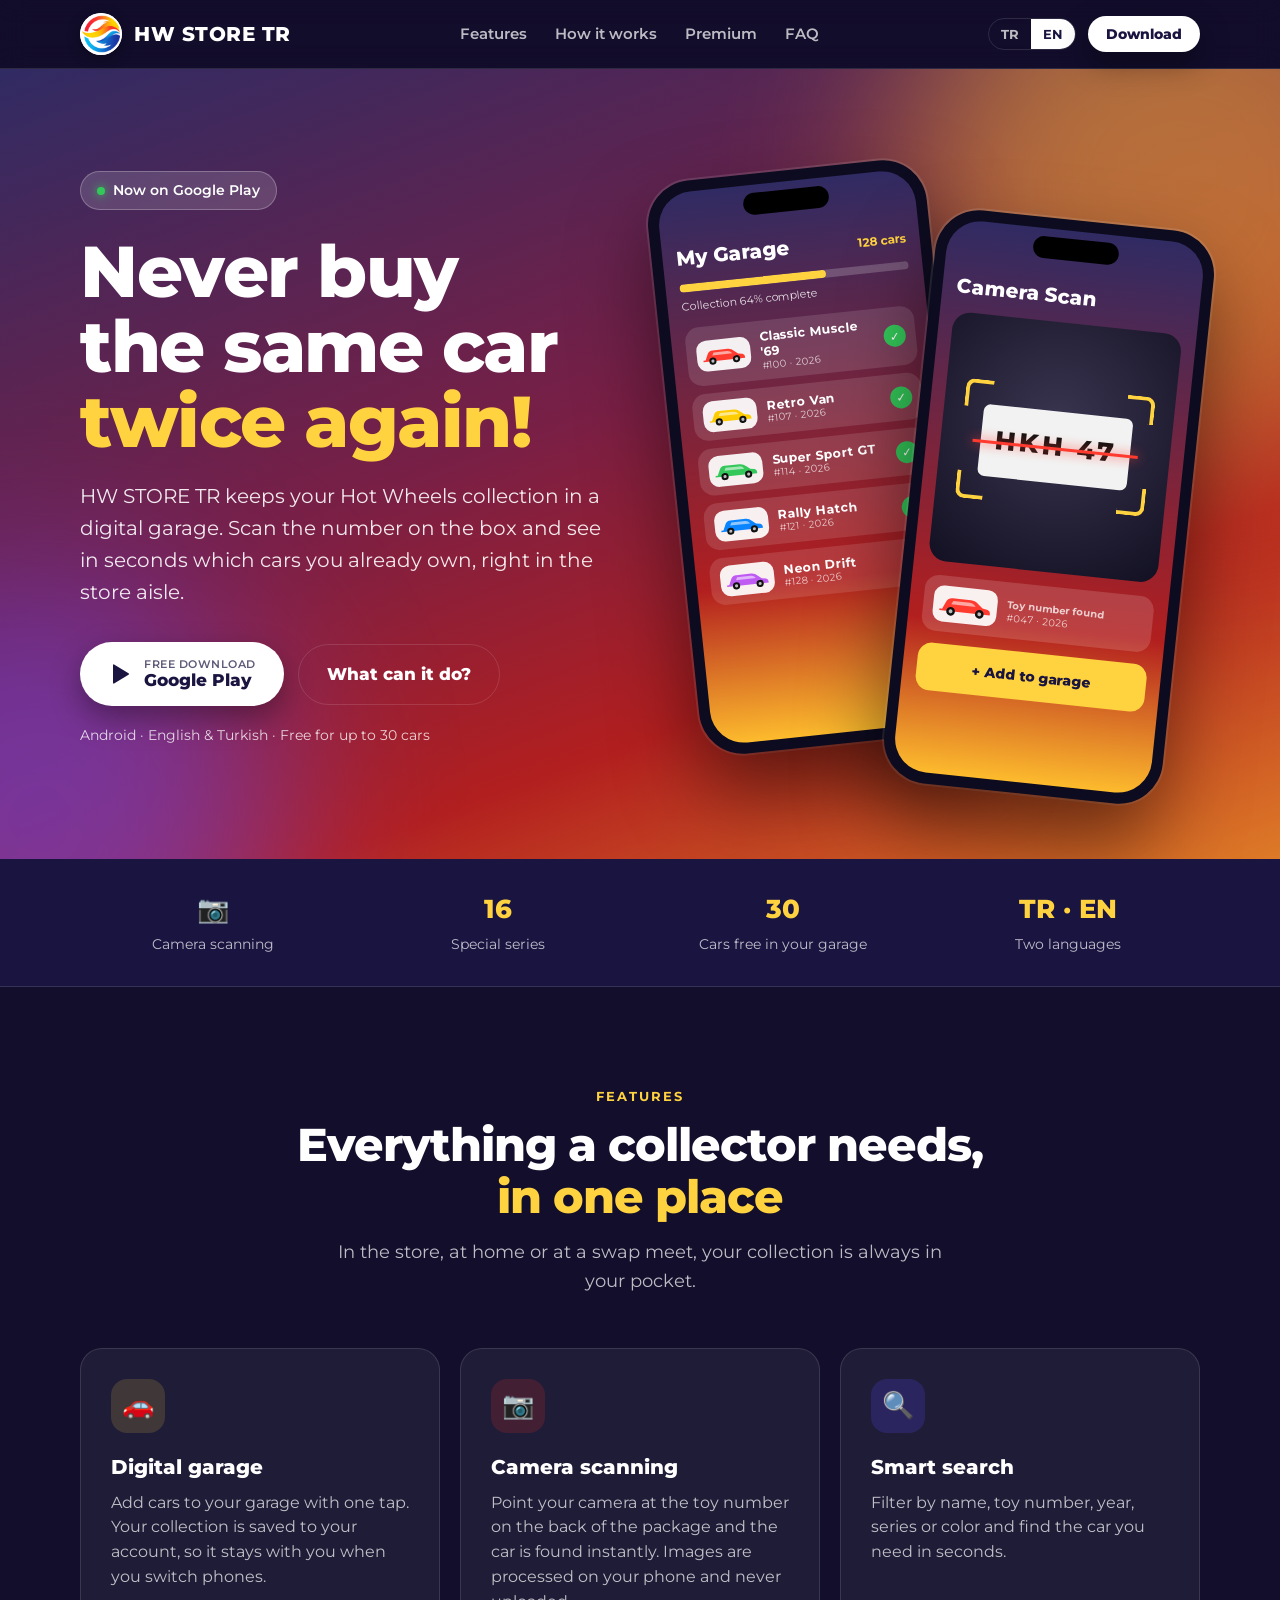
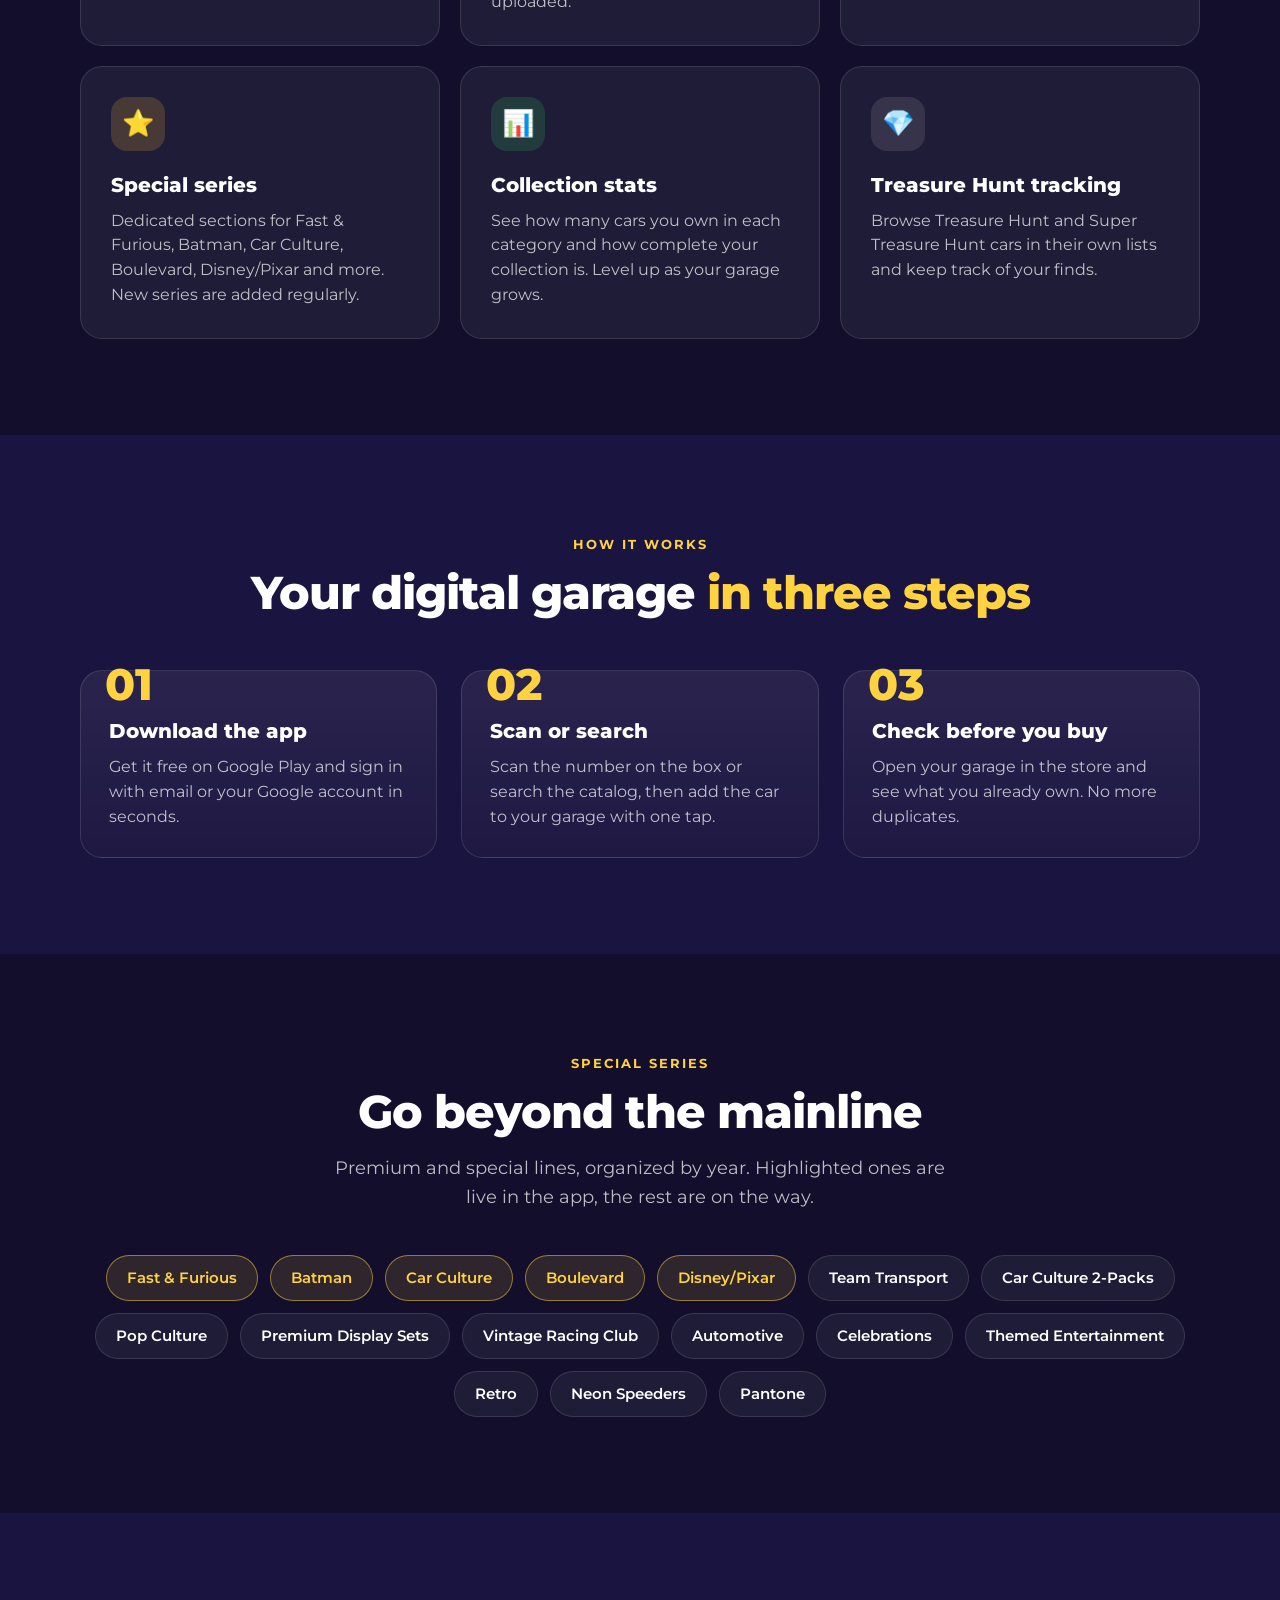
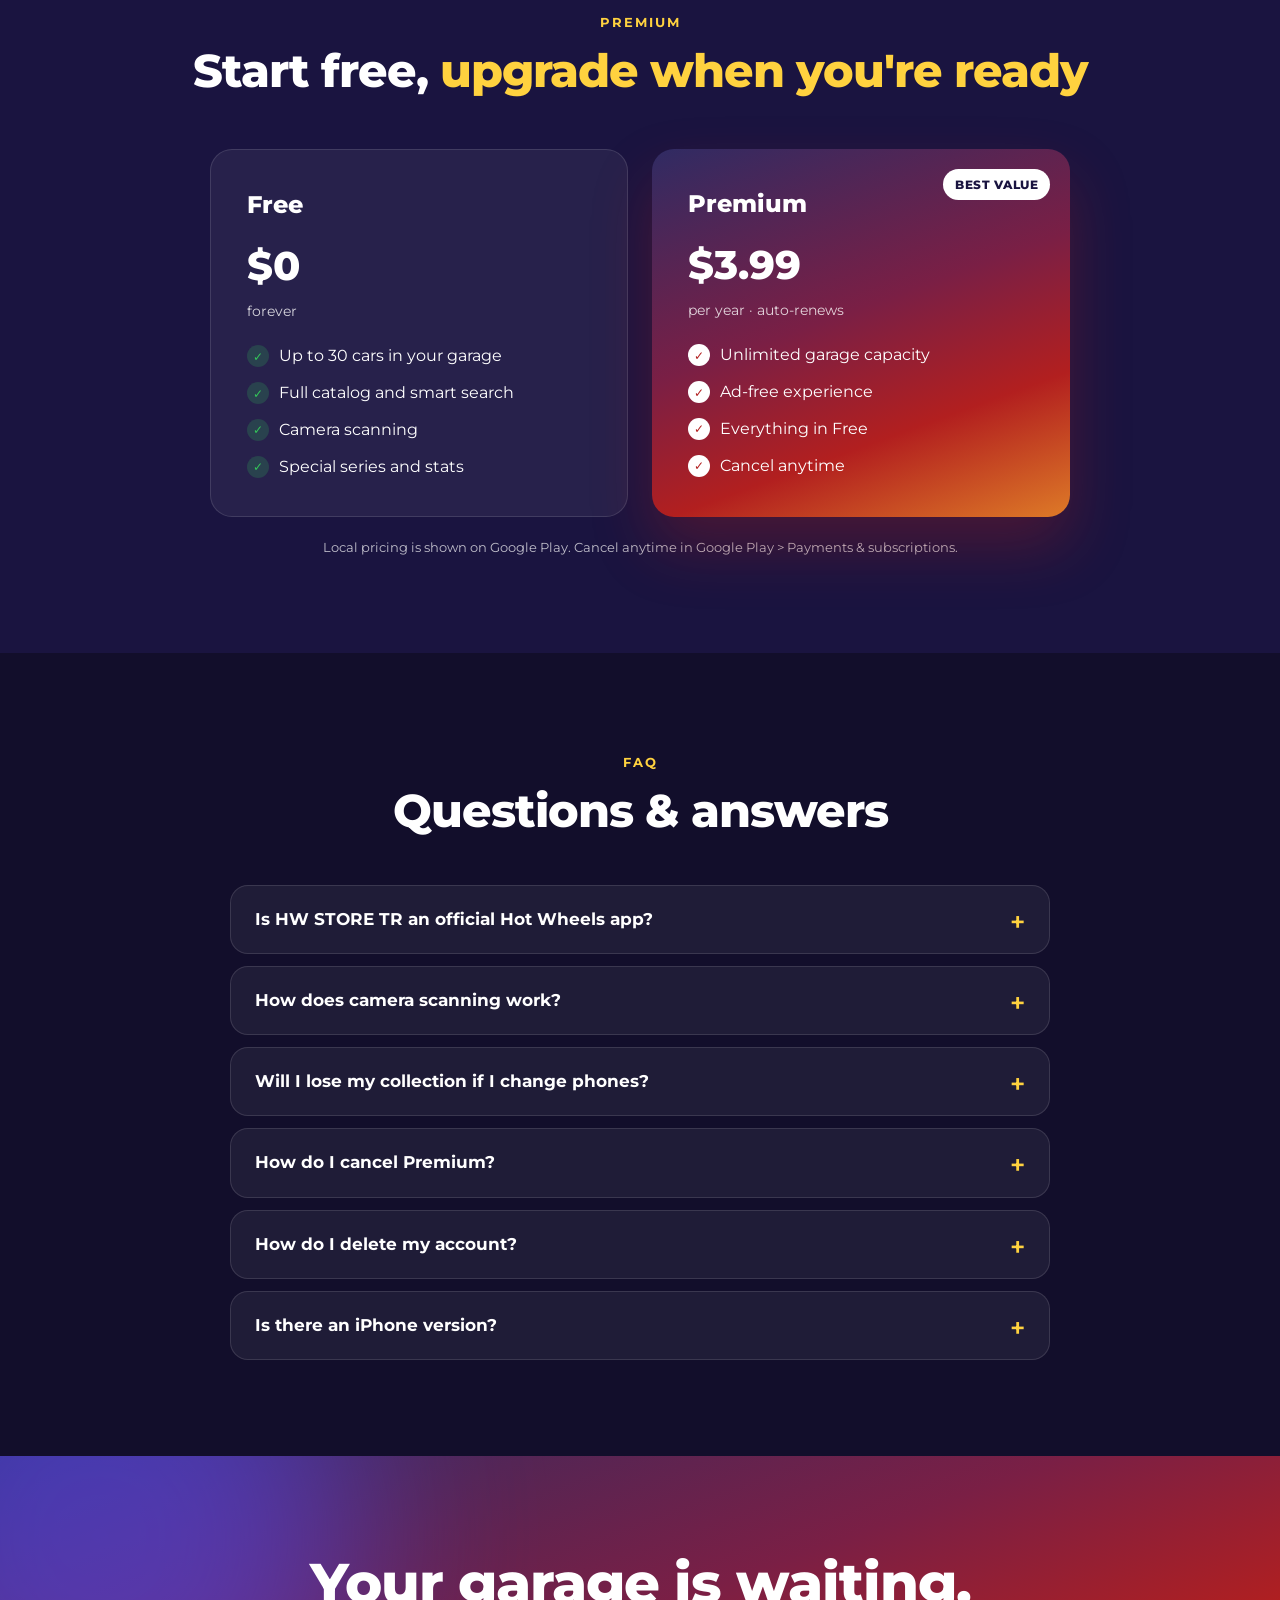
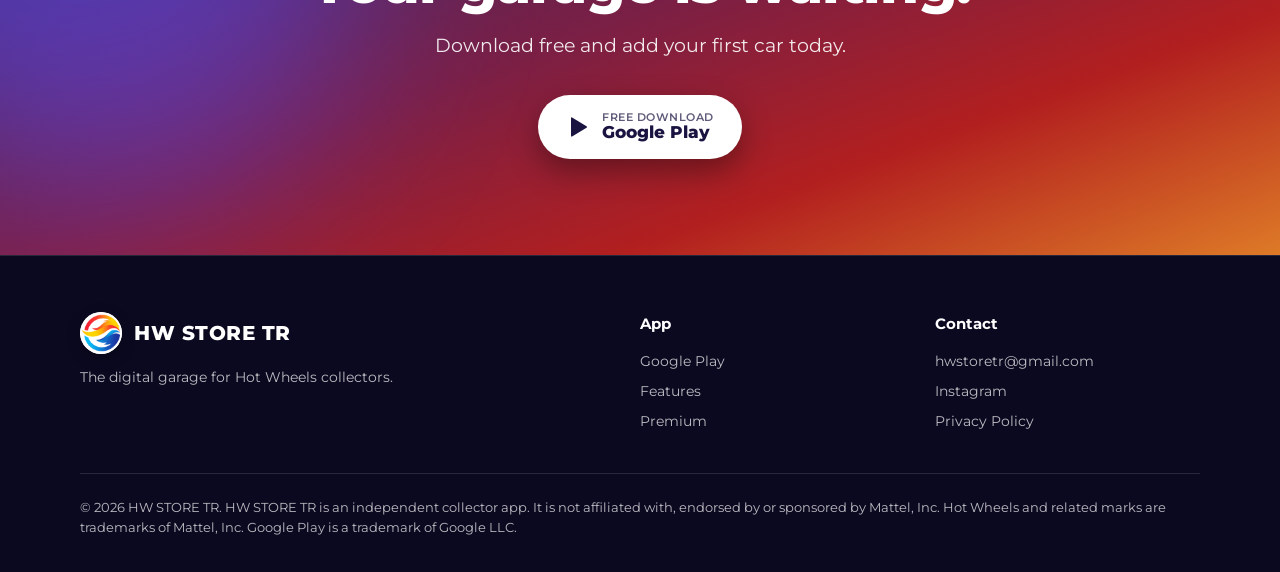
<file: index.html>
<!doctype html>
<html lang="tr">
<head>
<meta charset="utf-8">
<meta name="viewport" content="width=device-width,initial-scale=1">
<title>HW STORE TR – Hot Wheels Koleksiyon Uygulaması</title>
<meta name="title-tr" content="HW STORE TR – Hot Wheels Koleksiyon Uygulaması">
<meta name="title-en" content="HW STORE TR – Hot Wheels Collection Tracker">
<meta name="description" content="Hot Wheels koleksiyonunu dijital garajında takip et. Kutudaki numarayı kamerayla tara, özel serileri keşfet, aynı aracı iki kez alma. Track your Hot Wheels collection.">
<meta property="og:title" content="HW STORE TR – Hot Wheels Koleksiyon Uygulaması">
<meta property="og:description" content="Kutuyu tara, garajına ekle, aynı aracı iki kez alma. Google Play'de ücretsiz.">
<meta property="og:image" content="og.png">
<meta property="og:type" content="website">
<meta name="theme-color" content="#120e2b">
<link rel="icon" href="favicon.png" type="image/png">
<link rel="apple-touch-icon" href="icon-192.png">
<link rel="preconnect" href="https://fonts.googleapis.com">
<link rel="preconnect" href="https://fonts.gstatic.com" crossorigin>
<link href="https://fonts.googleapis.com/css2?family=Montserrat:wght@400;600;700;800&display=swap" rel="stylesheet">
<link rel="stylesheet" href="style.css">
</head>
<body>

<!-- araç ikonu (tekrar kullanılan) -->
<svg width="0" height="0" style="position:absolute" aria-hidden="true">
  <symbol id="car" viewBox="0 0 64 32">
    <path d="M6 22 L10 13 Q12 9 17 9 L38 9 Q43 9 47 13 L52 17 L58 18 Q61 19 61 22 L61 24 L3 24 L3 22 Z" fill="currentColor"/>
    <path d="M18 12 L37 12 Q41 12 44 16 L16 16 Z" fill="rgba(255,255,255,.55)"/>
    <circle cx="16" cy="24" r="5" fill="#111"/><circle cx="16" cy="24" r="2.2" fill="#bbb"/>
    <circle cx="49" cy="24" r="5" fill="#111"/><circle cx="49" cy="24" r="2.2" fill="#bbb"/>
  </symbol>
  <symbol id="play" viewBox="0 0 24 24"><path d="M5 3.5v17a1 1 0 0 0 1.5.86l14-8.5a1 1 0 0 0 0-1.72l-14-8.5A1 1 0 0 0 5 3.5z" fill="currentColor"/></symbol>
</svg>

<!-- ÜST MENÜ -->
<header class="nav">
  <div class="wrap">
    <a href="#" class="brand"><span class="logo"><img src="logo.png" alt="HW STORE TR logo"></span>HW STORE TR</a>
    <nav class="nav-links">
      <a href="#ozellikler"><span data-l="tr">Özellikler</span><span data-l="en">Features</span></a>
      <a href="#nasil"><span data-l="tr">Nasıl çalışır</span><span data-l="en">How it works</span></a>
      <a href="#premium">Premium</a>
      <a href="#sss"><span data-l="tr">SSS</span><span data-l="en">FAQ</span></a>
    </nav>
    <div class="nav-right">
      <div class="lang" role="group" aria-label="Dil / Language">
        <button data-set="tr">TR</button><button data-set="en">EN</button>
      </div>
      <a class="btn btn-play btn-sm" href="https://play.google.com/store/apps/details?id=com.hwstoretr&amp;referrer=utm_source%3Dwebsite%26utm_medium%3Dnav" target="_blank" rel="noopener">
        <span data-l="tr">İndir</span><span data-l="en">Download</span>
      </a>
    </div>
  </div>
</header>

<!-- GİRİŞ -->
<section class="hero" style="padding:0">
  <div class="glow" style="width:560px;height:560px;background:#fdbb2d;right:-180px;top:-160px"></div>
  <div class="glow" style="width:480px;height:480px;background:#5b4bff;left:-200px;bottom:-200px"></div>
  <div class="wrap">
    <div>
      <div class="pill"><b></b><span data-l="tr">Google Play'de yayında</span><span data-l="en">Now on Google Play</span></div>
      <h1>
        <span data-l="tr">Aynı aracı<br>bir daha <em>iki kez alma!</em></span>
        <span data-l="en">Never buy<br>the same car <em>twice again!</em></span>
      </h1>
      <p class="lead">
        <span data-l="tr">HW STORE TR ile Hot Wheels koleksiyonunu dijital garajında topla. Kutudaki numarayı kamerayla tara, rafın önünde hangi araçların sende olduğunu saniyeler içinde gör.</span>
        <span data-l="en">HW STORE TR keeps your Hot Wheels collection in a digital garage. Scan the number on the box and see in seconds which cars you already own, right in the store aisle.</span>
      </p>
      <div class="hero-cta">
        <a class="btn btn-play" href="https://play.google.com/store/apps/details?id=com.hwstoretr&amp;referrer=utm_source%3Dwebsite%26utm_medium%3Dhero" target="_blank" rel="noopener">
          <svg><use href="#play"/></svg>
          <span><small data-l="tr">Ücretsiz indir</small><small data-l="en">Free download</small>Google Play</span>
        </a>
        <a class="btn btn-ghost" href="#ozellikler"><span data-l="tr">Neler yapabilirim?</span><span data-l="en">What can it do?</span></a>
      </div>
      <p class="hero-note"><span data-l="tr">Android · Türkçe &amp; İngilizce · 30 araca kadar ücretsiz</span><span data-l="en">Android · English &amp; Turkish · Free for up to 30 cars</span></p>
    </div>

    <div class="phones" aria-hidden="true">
      <!-- garaj ekranı -->
      <div class="phone p1"><div class="notch"></div><div class="screen">
        <div class="ph"><div class="pt"><span data-l="tr">Garajım</span><span data-l="en">My Garage</span></div><div class="pc"><span data-l="tr">128 araç</span><span data-l="en">128 cars</span></div></div>
        <div class="prog"><div></div></div>
        <div class="pl"><span data-l="tr">Koleksiyonun %64 tamam</span><span data-l="en">Collection 64% complete</span></div>
        <div class="row"><div class="thumb"><svg width="46" height="23" style="color:#ff3b30"><use href="#car"/></svg></div><div class="rt"><b>Classic Muscle '69</b><span>#100 · 2026</span></div><div class="ok">✓</div></div>
        <div class="row"><div class="thumb"><svg width="46" height="23" style="color:#ffcc00"><use href="#car"/></svg></div><div class="rt"><b>Retro Van</b><span>#107 · 2026</span></div><div class="ok">✓</div></div>
        <div class="row"><div class="thumb"><svg width="46" height="23" style="color:#34c759"><use href="#car"/></svg></div><div class="rt"><b>Super Sport GT</b><span>#114 · 2026</span></div><div class="ok">✓</div></div>
        <div class="row"><div class="thumb"><svg width="46" height="23" style="color:#0a84ff"><use href="#car"/></svg></div><div class="rt"><b>Rally Hatch</b><span>#121 · 2026</span></div><div class="ok">✓</div></div>
        <div class="row"><div class="thumb"><svg width="46" height="23" style="color:#bf5af2"><use href="#car"/></svg></div><div class="rt"><b>Neon Drift</b><span>#128 · 2026</span></div><div class="ok">✓</div></div>
      </div></div>
      <!-- tarama ekranı -->
      <div class="phone p2"><div class="notch"></div><div class="screen">
        <div class="ph"><div class="pt"><span data-l="tr">Kamerayla Tara</span><span data-l="en">Camera Scan</span></div></div>
        <div class="cam"><div class="frame"><span class="c1"></span><span class="c2"></span><span class="c3"></span><span class="c4"></span>
          <div class="box"><div class="code">HKH 47</div><div class="scanline"></div></div></div></div>
        <div class="found"><div class="thumb"><svg width="56" height="28" style="color:#ff3b30"><use href="#car"/></svg></div><div class="rt"><b><span data-l="tr">Numara bulundu</span><span data-l="en">Toy number found</span></b><span>#047 · 2026</span></div></div>
        <div class="addbtn">+ <span data-l="tr">Garaja ekle</span><span data-l="en">Add to garage</span></div>
      </div></div>
    </div>
  </div>
</section>

<!-- ŞERİT -->
<div class="strip">
  <div class="wrap">
    <div class="stat"><b>📷</b><span data-l="tr">Kamerayla tarama</span><span data-l="en">Camera scanning</span></div>
    <div class="stat"><b>16</b><span data-l="tr">Özel seri</span><span data-l="en">Special series</span></div>
    <div class="stat"><b>30</b><span data-l="tr">Araç ücretsiz garaj</span><span data-l="en">Cars free in your garage</span></div>
    <div class="stat"><b>TR · EN</b><span data-l="tr">İki dil desteği</span><span data-l="en">Two languages</span></div>
  </div>
</div>

<!-- ÖZELLİKLER -->
<section id="ozellikler">
  <div class="wrap center">
    <span class="eyebrow"><span data-l="tr">Özellikler</span><span data-l="en">Features</span></span>
    <h2 class="h2"><span data-l="tr">Koleksiyoncu için<br><em>her şey tek yerde</em></span><span data-l="en">Everything a collector needs,<br><em>in one place</em></span></h2>
    <p class="sub"><span data-l="tr">Rafın önünde, evde ya da takas masasında: koleksiyonun her an cebinde.</span><span data-l="en">In the store, at home or at a swap meet, your collection is always in your pocket.</span></p>
    <div class="grid" style="text-align:left">
      <div class="card rv"><div class="ico" style="background:rgba(255,210,63,.15)">🚗</div>
        <h3><span data-l="tr">Dijital garaj</span><span data-l="en">Digital garage</span></h3>
        <p><span data-l="tr">Araçlarını tek dokunuşla garajına ekle. Koleksiyonun hesabına kaydedilir, telefon değiştirsen de kaybolmaz.</span><span data-l="en">Add cars to your garage with one tap. Your collection is saved to your account, so it stays with you when you switch phones.</span></p></div>
      <div class="card rv"><div class="ico" style="background:rgba(232,49,42,.18)">📷</div>
        <h3><span data-l="tr">Kamerayla tarama</span><span data-l="en">Camera scanning</span></h3>
        <p><span data-l="tr">Paketin arkasındaki oyuncak numarasını kameraya göster, araç anında bulunsun. Görüntü telefonunda işlenir, hiçbir yere yüklenmez.</span><span data-l="en">Point your camera at the toy number on the back of the package and the car is found instantly. Images are processed on your phone and never uploaded.</span></p></div>
      <div class="card rv"><div class="ico" style="background:rgba(91,75,255,.2)">🔍</div>
        <h3><span data-l="tr">Akıllı arama</span><span data-l="en">Smart search</span></h3>
        <p><span data-l="tr">İsim, oyuncak numarası, yıl, seri ya da renge göre filtrele. Aradığın aracı saniyeler içinde bul.</span><span data-l="en">Filter by name, toy number, year, series or color and find the car you need in seconds.</span></p></div>
      <div class="card rv"><div class="ico" style="background:rgba(253,187,45,.18)">⭐</div>
        <h3><span data-l="tr">Özel seriler</span><span data-l="en">Special series</span></h3>
        <p><span data-l="tr">Fast &amp; Furious, Batman, Car Culture, Boulevard, Disney/Pixar ve daha fazlası için ayrı bölümler. Yeni seriler düzenli ekleniyor.</span><span data-l="en">Dedicated sections for Fast &amp; Furious, Batman, Car Culture, Boulevard, Disney/Pixar and more. New series are added regularly.</span></p></div>
      <div class="card rv"><div class="ico" style="background:rgba(52,199,89,.18)">📊</div>
        <h3><span data-l="tr">İstatistikler</span><span data-l="en">Collection stats</span></h3>
        <p><span data-l="tr">Hangi kategoride kaç aracın var, koleksiyonun yüzde kaç tamam? Garajın büyüdükçe seviye atla.</span><span data-l="en">See how many cars you own in each category and how complete your collection is. Level up as your garage grows.</span></p></div>
      <div class="card rv"><div class="ico" style="background:rgba(255,255,255,.1)">💎</div>
        <h3><span data-l="tr">Treasure Hunt takibi</span><span data-l="en">Treasure Hunt tracking</span></h3>
        <p><span data-l="tr">Treasure Hunt ve Super Treasure Hunt araçlarını ayrı listelerde gör, hangi avları tamamladığını takip et.</span><span data-l="en">Browse Treasure Hunt and Super Treasure Hunt cars in their own lists and keep track of your finds.</span></p></div>
    </div>
  </div>
</section>

<!-- NASIL ÇALIŞIR -->
<section id="nasil" class="how">
  <div class="wrap center">
    <span class="eyebrow"><span data-l="tr">Nasıl çalışır</span><span data-l="en">How it works</span></span>
    <h2 class="h2"><span data-l="tr">Üç adımda <em>dijital garaj</em></span><span data-l="en">Your digital garage <em>in three steps</em></span></h2>
    <div class="steps" style="text-align:left">
      <div class="step rv"><h3><span data-l="tr">Uygulamayı indir</span><span data-l="en">Download the app</span></h3>
        <p><span data-l="tr">Google Play'den ücretsiz indir, e-posta ya da Google hesabınla saniyeler içinde giriş yap.</span><span data-l="en">Get it free on Google Play and sign in with email or your Google account in seconds.</span></p></div>
      <div class="step rv"><h3><span data-l="tr">Tara ya da ara</span><span data-l="en">Scan or search</span></h3>
        <p><span data-l="tr">Kutudaki numarayı kamerayla tara ya da katalogda ara. Bulduğun aracı tek dokunuşla garajına ekle.</span><span data-l="en">Scan the number on the box or search the catalog, then add the car to your garage with one tap.</span></p></div>
      <div class="step rv"><h3><span data-l="tr">Rafın önünde kontrol et</span><span data-l="en">Check before you buy</span></h3>
        <p><span data-l="tr">Mağazadayken garajını aç, hangi araçların sende olduğunu gör. Bir daha aynı aracı iki kez alma.</span><span data-l="en">Open your garage in the store and see what you already own. No more duplicates.</span></p></div>
    </div>
  </div>
</section>

<!-- ÖZEL SERİLER -->
<section id="seriler">
  <div class="wrap center">
    <span class="eyebrow"><span data-l="tr">Özel seriler</span><span data-l="en">Special series</span></span>
    <h2 class="h2"><span data-l="tr">Mainline'ın ötesine geç</span><span data-l="en">Go beyond the mainline</span></h2>
    <p class="sub"><span data-l="tr">Premium ve özel seriler yıllara göre listelenmiş halde. Parlayanlar şu an uygulamada, diğerleri yolda.</span><span data-l="en">Premium and special lines, organized by year. Highlighted ones are live in the app, the rest are on the way.</span></p>
    <div class="series rv">
      <span class="hot">Fast &amp; Furious</span><span class="hot">Batman</span><span class="hot">Car Culture</span><span class="hot">Boulevard</span><span class="hot">Disney/Pixar</span>
      <span>Team Transport</span><span>Car Culture 2-Packs</span><span>Pop Culture</span><span>Premium Display Sets</span><span>Vintage Racing Club</span><span>Automotive</span><span>Celebrations</span><span>Themed Entertainment</span><span>Retro</span><span>Neon Speeders</span><span>Pantone</span>
    </div>
  </div>
</section>

<!-- PREMIUM -->
<section id="premium" class="how">
  <div class="wrap center">
    <span class="eyebrow">Premium</span>
    <h2 class="h2"><span data-l="tr">Ücretsiz başla, <em>istediğinde büyüt</em></span><span data-l="en">Start free, <em>upgrade when you're ready</em></span></h2>
    <div class="plans" style="text-align:left">
      <div class="plan rv">
        <h3><span data-l="tr">Ücretsiz</span><span data-l="en">Free</span></h3>
        <div class="price"><span data-l="tr">₺0</span><span data-l="en">$0</span></div>
        <div class="per"><span data-l="tr">süresiz</span><span data-l="en">forever</span></div>
        <ul>
          <li><span data-l="tr">Garajında 30 araca kadar</span><span data-l="en">Up to 30 cars in your garage</span></li>
          <li><span data-l="tr">Tüm katalog ve akıllı arama</span><span data-l="en">Full catalog and smart search</span></li>
          <li><span data-l="tr">Kamerayla tarama</span><span data-l="en">Camera scanning</span></li>
          <li><span data-l="tr">Özel seriler ve istatistikler</span><span data-l="en">Special series and stats</span></li>
        </ul>
      </div>
      <div class="plan pro rv">
        <div class="tag"><span data-l="tr">EN İYİSİ</span><span data-l="en">BEST VALUE</span></div>
        <h3>Premium</h3>
        <div class="price"><span data-l="tr">₺119,99</span><span data-l="en">$3.99</span></div>
        <div class="per"><span data-l="tr">yıllık · otomatik yenilenir</span><span data-l="en">per year · auto-renews</span></div>
        <ul>
          <li><span data-l="tr">Sınırsız garaj kapasitesi</span><span data-l="en">Unlimited garage capacity</span></li>
          <li><span data-l="tr">Reklamsız kullanım</span><span data-l="en">Ad-free experience</span></li>
          <li><span data-l="tr">Ücretsiz sürümdeki her şey</span><span data-l="en">Everything in Free</span></li>
          <li><span data-l="tr">İstediğin zaman iptal et</span><span data-l="en">Cancel anytime</span></li>
        </ul>
      </div>
    </div>
    <p class="fine"><span data-l="tr">Fiyat bölgene göre Google Play'de gösterilir. Aboneliği Google Play &gt; Ödemeler ve abonelikler bölümünden iptal edebilirsin.</span><span data-l="en">Local pricing is shown on Google Play. Cancel anytime in Google Play &gt; Payments &amp; subscriptions.</span></p>
  </div>
</section>

<!-- SSS -->
<section id="sss">
  <div class="wrap center">
    <span class="eyebrow"><span data-l="tr">Sık sorulanlar</span><span data-l="en">FAQ</span></span>
    <h2 class="h2"><span data-l="tr">Merak edilenler</span><span data-l="en">Questions &amp; answers</span></h2>
    <div class="faq" style="text-align:left">
      <details><summary><span data-l="tr">HW STORE TR resmi bir Hot Wheels uygulaması mı?</span><span data-l="en">Is HW STORE TR an official Hot Wheels app?</span></summary>
        <p><span data-l="tr">Hayır. HW STORE TR, koleksiyoncular için geliştirilmiş bağımsız bir uygulamadır. Mattel, Inc. ile bir bağlantısı yoktur.</span><span data-l="en">No. HW STORE TR is an independent app made for collectors. It is not affiliated with Mattel, Inc.</span></p></details>
      <details><summary><span data-l="tr">Kamerayla tarama nasıl çalışıyor?</span><span data-l="en">How does camera scanning work?</span></summary>
        <p><span data-l="tr">Paketin arkasındaki oyuncak numarasını kameraya göstermen yeterli. Numara telefonunun içinde okunur; fotoğraf hiçbir sunucuya yüklenmez ve saklanmaz.</span><span data-l="en">Just point your camera at the toy number on the back of the package. The number is read on your phone; the image is never uploaded or stored.</span></p></details>
      <details><summary><span data-l="tr">Telefonumu değiştirirsem koleksiyonum kaybolur mu?</span><span data-l="en">Will I lose my collection if I change phones?</span></summary>
        <p><span data-l="tr">Hayır. Garajın hesabına bağlı olarak saklanır. Yeni telefonda aynı hesapla giriş yaptığında tüm araçların yerinde olur.</span><span data-l="en">No. Your garage is stored with your account. Sign in on your new phone and all your cars will be there.</span></p></details>
      <details><summary><span data-l="tr">Premium aboneliği nasıl iptal ederim?</span><span data-l="en">How do I cancel Premium?</span></summary>
        <p><span data-l="tr">Google Play Store &gt; profil simgesi &gt; Ödemeler ve abonelikler &gt; Abonelikler &gt; HW STORE TR &gt; Aboneliği iptal et. Dönem sonuna kadar Premium kullanmaya devam edersin.</span><span data-l="en">Google Play Store &gt; profile icon &gt; Payments &amp; subscriptions &gt; Subscriptions &gt; HW STORE TR &gt; Cancel subscription. You keep Premium until the end of the paid period.</span></p></details>
      <details><summary><span data-l="tr">Hesabımı nasıl silerim?</span><span data-l="en">How do I delete my account?</span></summary>
        <p><span data-l="tr">Uygulamada Ayarlar &gt; Hesabımı Sil adımlarıyla hesabını ve tüm verilerini kalıcı olarak silebilirsin. Dilersen hwstoretr@gmail.com adresine de yazabilirsin.</span><span data-l="en">In the app, go to Settings &gt; Delete My Account to permanently delete your account and all data. You can also email hwstoretr@gmail.com.</span></p></details>
      <details><summary><span data-l="tr">iPhone sürümü var mı?</span><span data-l="en">Is there an iPhone version?</span></summary>
        <p><span data-l="tr">Şu an yalnızca Android'de, Google Play'de yayındayız. iOS sürümü için bizi takipte kal.</span><span data-l="en">We are currently available on Android via Google Play. Follow us for iOS news.</span></p></details>
    </div>
  </div>
</section>

<!-- SON ÇAĞRI -->
<section class="final">
  <div class="glow" style="width:520px;height:520px;background:#5b4bff;left:-160px;top:-180px"></div>
  <div class="wrap" style="position:relative">
    <h2 class="h2"><span data-l="tr">Garajın seni bekliyor.</span><span data-l="en">Your garage is waiting.</span></h2>
    <p><span data-l="tr">Ücretsiz indir, ilk aracını bugün ekle.</span><span data-l="en">Download free and add your first car today.</span></p>
    <a class="btn btn-play" href="https://play.google.com/store/apps/details?id=com.hwstoretr&amp;referrer=utm_source%3Dwebsite%26utm_medium%3Dfooter" target="_blank" rel="noopener">
      <svg><use href="#play"/></svg>
      <span><small data-l="tr">Ücretsiz indir</small><small data-l="en">Free download</small>Google Play</span>
    </a>
  </div>
</section>

<!-- ALT BİLGİ -->
<footer>
  <div class="wrap">
    <div class="foot">
      <div>
        <a href="#" class="brand" style="color:#fff;margin-bottom:12px"><span class="logo"><img src="logo.png" alt="HW STORE TR logo"></span>HW STORE TR</a>
        <p><span data-l="tr">Hot Wheels koleksiyoncuları için dijital garaj.</span><span data-l="en">The digital garage for Hot Wheels collectors.</span></p>
      </div>
      <div>
        <h4><span data-l="tr">Uygulama</span><span data-l="en">App</span></h4>
        <ul>
          <li><a href="https://play.google.com/store/apps/details?id=com.hwstoretr&amp;referrer=utm_source%3Dwebsite%26utm_medium%3Dfooter" target="_blank" rel="noopener">Google Play</a></li>
          <li><a href="#ozellikler"><span data-l="tr">Özellikler</span><span data-l="en">Features</span></a></li>
          <li><a href="#premium">Premium</a></li>
        </ul>
      </div>
      <div>
        <h4><span data-l="tr">İletişim</span><span data-l="en">Contact</span></h4>
        <ul>
          <li><a href="mailto:hwstoretr@gmail.com">hwstoretr@gmail.com</a></li>
          <li><a href="https://www.instagram.com/hwstoretr26/" target="_blank" rel="noopener">Instagram</a></li>
          <li><a href="gizlilik.html"><span data-l="tr">Gizlilik Politikası</span><span data-l="en">Privacy Policy</span></a></li>
        </ul>
      </div>
    </div>
    <div class="disc">
      © <span id="year">2026</span> HW STORE TR.
      <span data-l="tr">HW STORE TR bağımsız bir koleksiyoncu uygulamasıdır; Mattel, Inc. ile bağlantılı değildir, Mattel tarafından desteklenmez veya onaylanmaz. Hot Wheels ve ilgili markalar Mattel, Inc.'in tescilli markalarıdır. Google Play, Google LLC'nin markasıdır.</span>
      <span data-l="en">HW STORE TR is an independent collector app. It is not affiliated with, endorsed by or sponsored by Mattel, Inc. Hot Wheels and related marks are trademarks of Mattel, Inc. Google Play is a trademark of Google LLC.</span>
    </div>
  </div>
</footer>

<script src="site.js"></script>
</body>
</html>
</file>
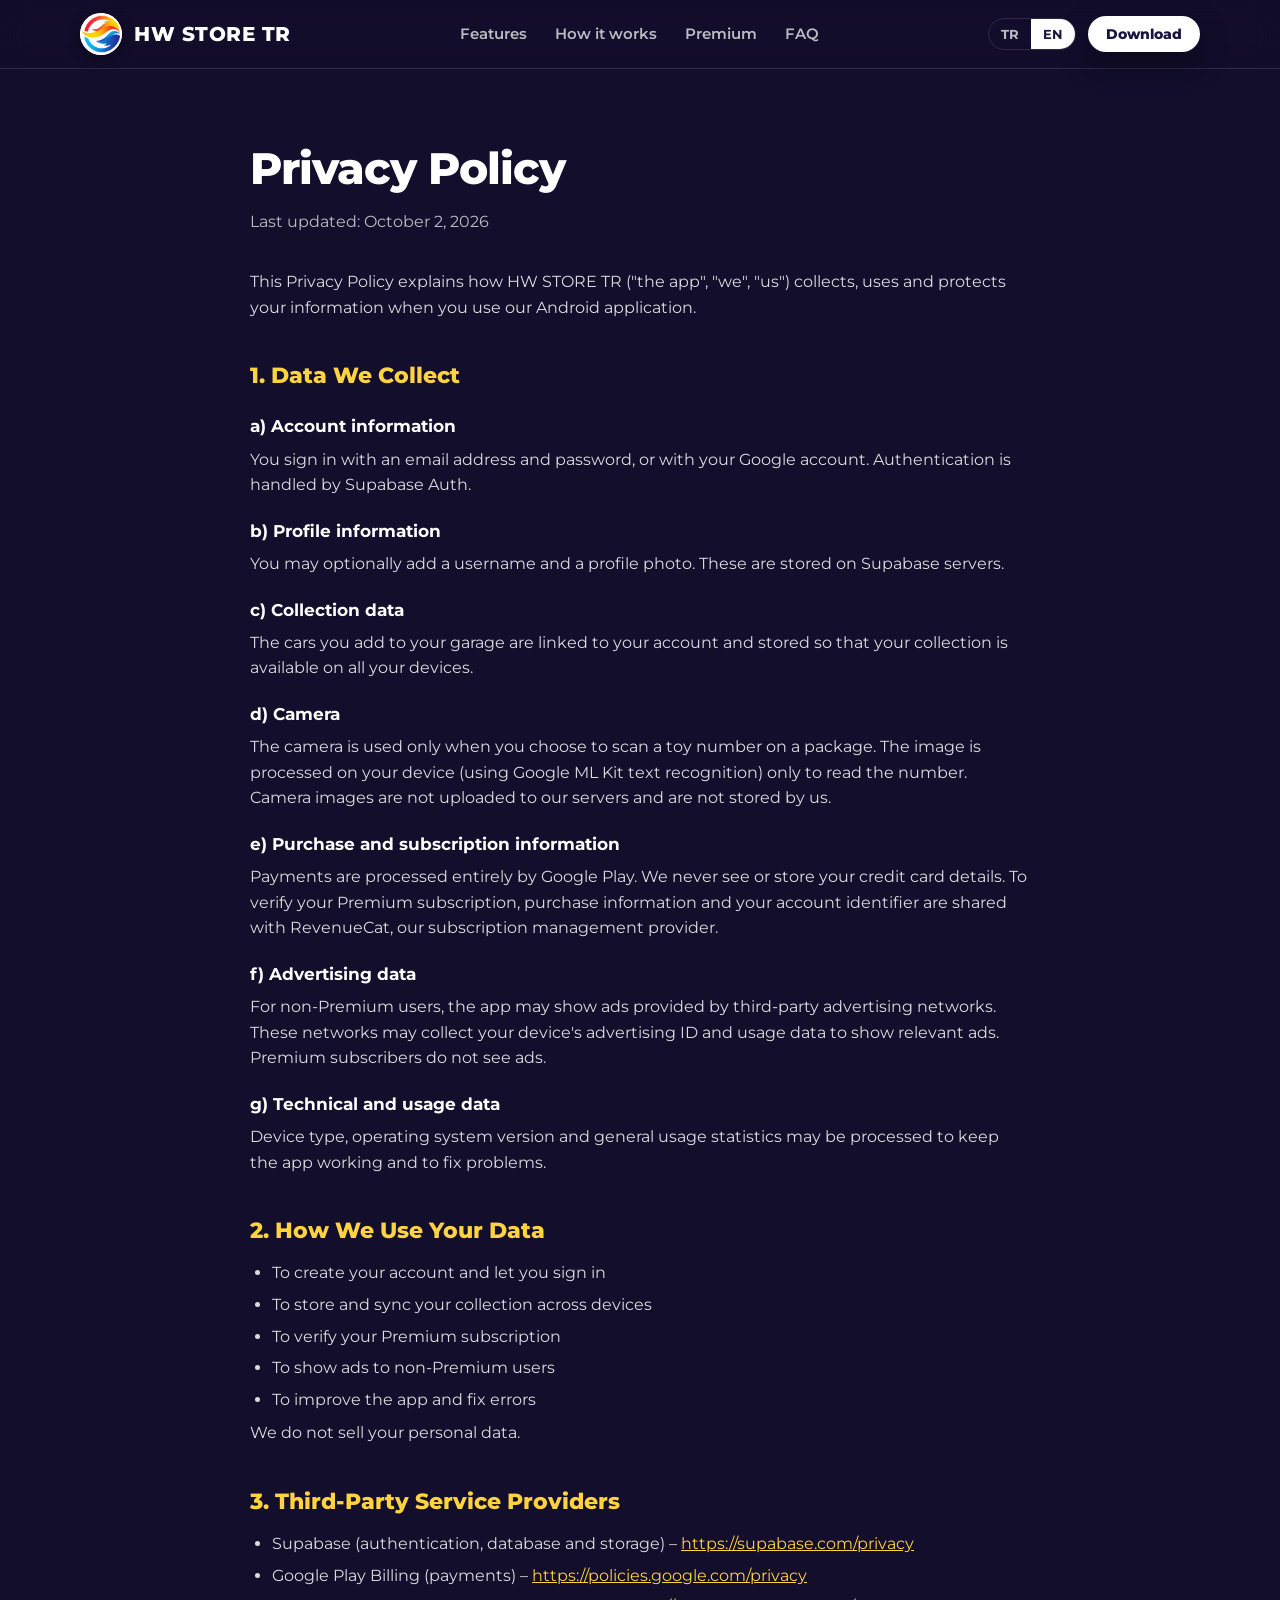
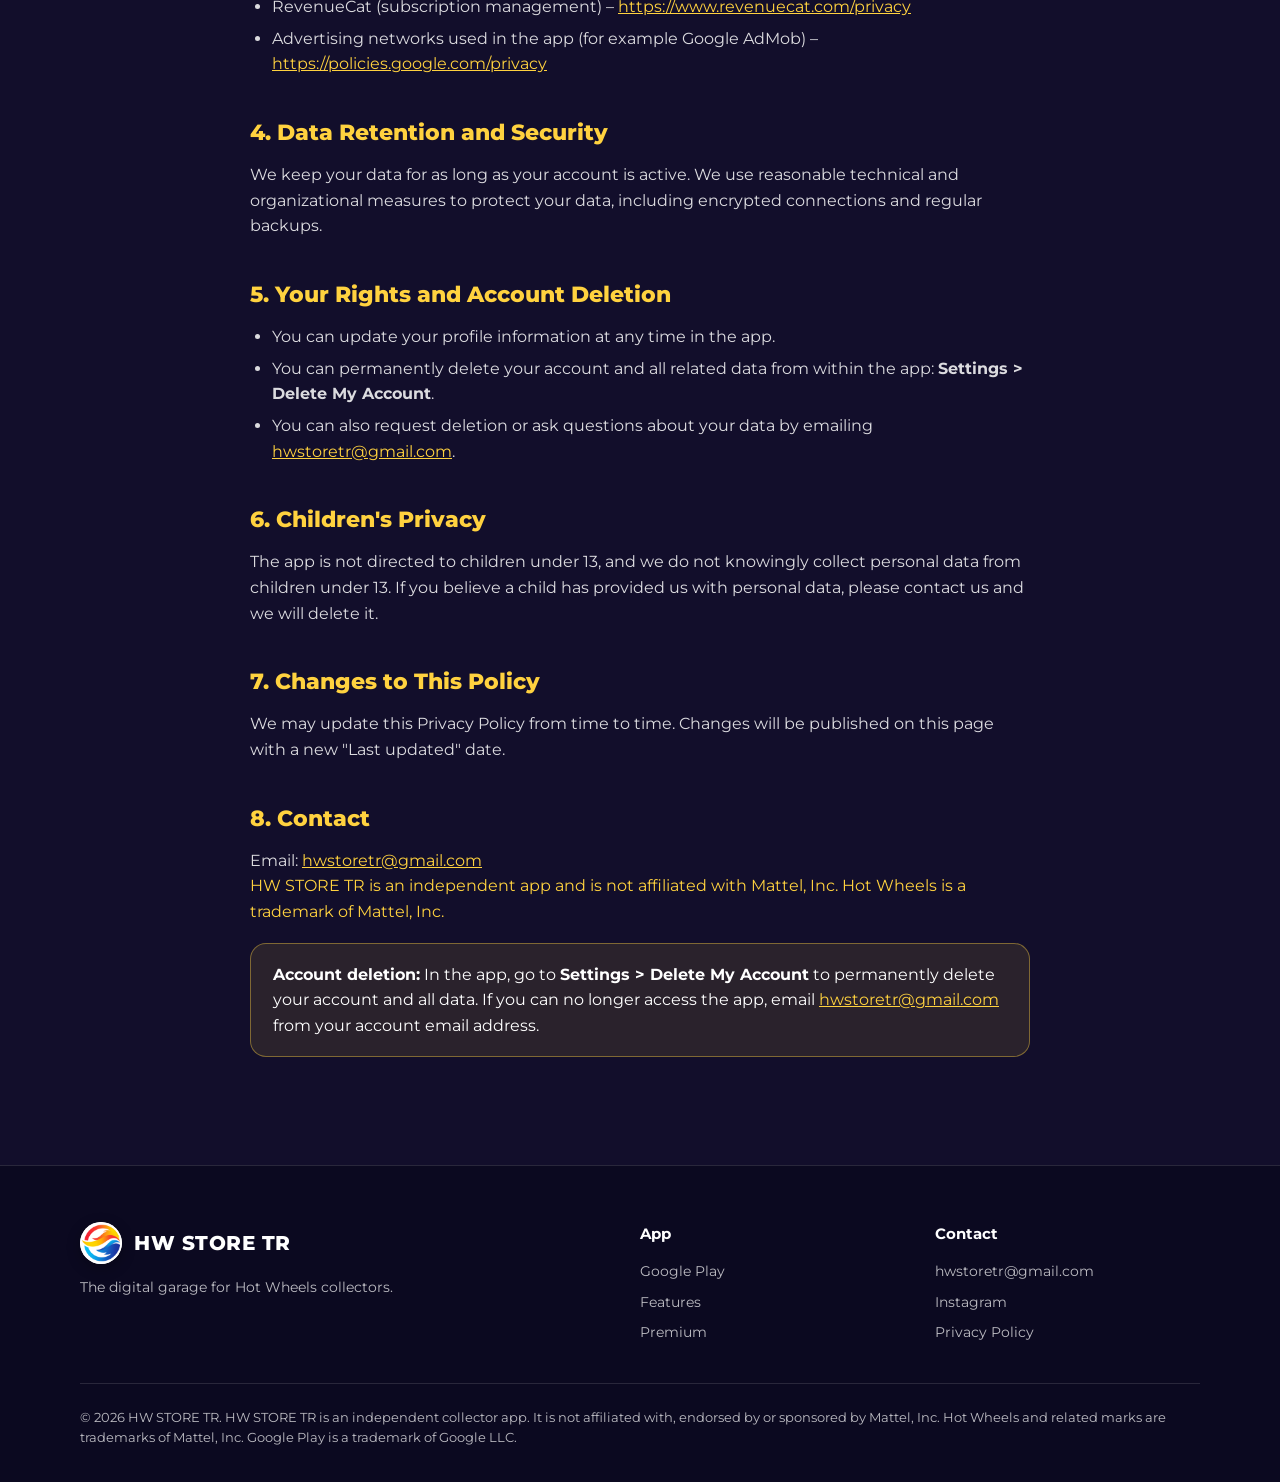
<file: gizlilik.html>
<!doctype html>
<html lang="tr">
<head>
<meta charset="utf-8">
<meta name="viewport" content="width=device-width,initial-scale=1">
<title>Gizlilik Politikası – HW STORE TR</title>
<meta name="title-tr" content="Gizlilik Politikası – HW STORE TR">
<meta name="title-en" content="Privacy Policy – HW STORE TR">
<meta name="description" content="Hot Wheels koleksiyonunu dijital garajında takip et. Kutudaki numarayı kamerayla tara, özel serileri keşfet, aynı aracı iki kez alma. Track your Hot Wheels collection.">
<meta property="og:title" content="HW STORE TR – Hot Wheels Koleksiyon Uygulaması">
<meta property="og:description" content="Kutuyu tara, garajına ekle, aynı aracı iki kez alma. Google Play'de ücretsiz.">
<meta property="og:image" content="og.png">
<meta property="og:type" content="website">
<meta name="theme-color" content="#120e2b">
<link rel="icon" href="favicon.png" type="image/png">
<link rel="apple-touch-icon" href="icon-192.png">
<link rel="preconnect" href="https://fonts.googleapis.com">
<link rel="preconnect" href="https://fonts.gstatic.com" crossorigin>
<link href="https://fonts.googleapis.com/css2?family=Montserrat:wght@400;600;700;800&display=swap" rel="stylesheet">
<link rel="stylesheet" href="style.css">
</head>
<body>


<!-- araç ikonu (tekrar kullanılan) -->
<svg width="0" height="0" style="position:absolute" aria-hidden="true">
  <symbol id="car" viewBox="0 0 64 32">
    <path d="M6 22 L10 13 Q12 9 17 9 L38 9 Q43 9 47 13 L52 17 L58 18 Q61 19 61 22 L61 24 L3 24 L3 22 Z" fill="currentColor"/>
    <path d="M18 12 L37 12 Q41 12 44 16 L16 16 Z" fill="rgba(255,255,255,.55)"/>
    <circle cx="16" cy="24" r="5" fill="#111"/><circle cx="16" cy="24" r="2.2" fill="#bbb"/>
    <circle cx="49" cy="24" r="5" fill="#111"/><circle cx="49" cy="24" r="2.2" fill="#bbb"/>
  </symbol>
  <symbol id="play" viewBox="0 0 24 24"><path d="M5 3.5v17a1 1 0 0 0 1.5.86l14-8.5a1 1 0 0 0 0-1.72l-14-8.5A1 1 0 0 0 5 3.5z" fill="currentColor"/></symbol>
</svg>


<!-- ÜST MENÜ -->
<header class="nav">
  <div class="wrap">
    <a href="index.html" class="brand"><span class="logo"><img src="logo.png" alt="HW STORE TR logo"></span>HW STORE TR</a>
    <nav class="nav-links">
      <a href="index.html#ozellikler"><span data-l="tr">Özellikler</span><span data-l="en">Features</span></a>
      <a href="index.html#nasil"><span data-l="tr">Nasıl çalışır</span><span data-l="en">How it works</span></a>
      <a href="index.html#premium">Premium</a>
      <a href="index.html#sss"><span data-l="tr">SSS</span><span data-l="en">FAQ</span></a>
    </nav>
    <div class="nav-right">
      <div class="lang" role="group" aria-label="Dil / Language">
        <button data-set="tr">TR</button><button data-set="en">EN</button>
      </div>
      <a class="btn btn-play btn-sm" href="https://play.google.com/store/apps/details?id=com.hwstoretr&amp;referrer=utm_source%3Dwebsite%26utm_medium%3Dnav" target="_blank" rel="noopener">
        <span data-l="tr">İndir</span><span data-l="en">Download</span>
      </a>
    </div>
  </div>
</header>


<main class="doc">
  <div data-l="tr"><h1>Gizlilik Politikası</h1><p class="date">Son güncelleme: 2 Ekim 2026</p>
<p>Bu Gizlilik Politikası, HW STORE TR Android uygulamasını ("uygulama", "biz") kullandığınızda bilgilerinizin nasıl toplandığını, kullanıldığını ve korunduğunu açıklar.</p>
<h2>1. Topladığımız Veriler</h2>
<h3>a) Hesap bilgileri</h3>
<p>Uygulamaya e-posta/parola veya Google hesabınızla giriş yaparsınız. Kimlik doğrulama Supabase Auth altyapısı üzerinden yapılır.</p>
<h3>b) Profil bilgileri</h3>
<p>İsteğe bağlı olarak kullanıcı adı ve profil fotoğrafı ekleyebilirsiniz. Bu bilgiler Supabase sunucularında saklanır.</p>
<h3>c) Koleksiyon verileri</h3>
<p>Garajınıza eklediğiniz araçlar hesabınıza bağlanır ve tüm cihazlarınızda erişebilmeniz için saklanır.</p>
<h3>d) Kamera</h3>
<p>Kamera yalnızca bir paketin üzerindeki oyuncak numarasını taramayı seçtiğinizde kullanılır. Görüntü, sadece numarayı okumak için cihazınızın üzerinde (Google ML Kit metin tanıma ile) işlenir. Kamera görüntüleri sunucularımıza yüklenmez ve tarafımızca saklanmaz.</p>
<h3>e) Satın alma ve abonelik bilgileri</h3>
<p>Ödemeler tamamen Google Play tarafından işlenir. Kredi kartı bilgileriniz tarafımızca görülmez veya saklanmaz. Premium aboneliğinizi doğrulamak için satın alma bilgileri ve hesap kimliğiniz, abonelik yönetim sağlayıcımız RevenueCat ile paylaşılır.</p>
<h3>f) Reklam verileri</h3>
<p>Premium olmayan kullanıcılara uygulamada üçüncü taraf reklam ağları tarafından reklam gösterilebilir. Bu ağlar, ilgili reklamları göstermek için cihazınızın reklam kimliğini ve kullanım verilerini toplayabilir. Premium abonelere reklam gösterilmez.</p>
<h3>g) Teknik ve kullanım verileri</h3>
<p>Uygulamanın çalışması ve hataların giderilmesi için cihaz türü, işletim sistemi sürümü ve genel kullanım istatistikleri işlenebilir.</p>
<h2>2. Verileri Nasıl Kullanıyoruz</h2>
<ul>
<li>Hesabınızı oluşturmak ve giriş yapmanızı sağlamak</li>
<li>Koleksiyonunuzu saklamak ve cihazlar arasında senkronize etmek</li>
<li>Premium aboneliğinizi doğrulamak</li>
<li>Premium olmayan kullanıcılara reklam göstermek</li>
<li>Uygulamayı geliştirmek ve hataları gidermek</li>
</ul>
<p>Kişisel verilerinizi satmıyoruz.</p>
<h2>3. Üçüncü Taraf Hizmet Sağlayıcılar</h2>
<ul>
<li>Supabase (kimlik doğrulama, veritabanı ve depolama) – <a href="https://supabase.com/privacy" target="_blank" rel="noopener">https://supabase.com/privacy</a></li>
<li>Google Play Faturalandırma (ödemeler) – <a href="https://policies.google.com/privacy" target="_blank" rel="noopener">https://policies.google.com/privacy</a></li>
<li>RevenueCat (abonelik yönetimi) – <a href="https://www.revenuecat.com/privacy" target="_blank" rel="noopener">https://www.revenuecat.com/privacy</a></li>
<li>Uygulamada kullanılan reklam ağları (örneğin Google AdMob) – <a href="https://policies.google.com/privacy" target="_blank" rel="noopener">https://policies.google.com/privacy</a></li>
</ul>
<h2>4. Veri Saklama ve Güvenlik</h2>
<p>Verilerinizi hesabınız aktif olduğu sürece saklarız. Verilerinizi korumak için şifreli bağlantılar ve düzenli yedekleme dahil makul teknik ve idari önlemler uygularız.</p>
<h2>5. Haklarınız ve Hesap Silme</h2>
<ul>
<li>Profil bilgilerinizi uygulama içinden istediğiniz zaman güncelleyebilirsiniz.</li>
<li>Hesabınızı ve ilgili tüm verilerinizi uygulama içinden kalıcı olarak silebilirsiniz: <strong>Ayarlar &gt; Hesabımı Sil</strong>.</li>
<li>Verilerinizle ilgili silme talebi veya sorularınız için <a href="mailto:hwstoretr@gmail.com">hwstoretr@gmail.com</a> adresine e-posta gönderebilirsiniz.</li>
</ul>
<h2>6. Çocukların Gizliliği</h2>
<p>Uygulama 13 yaşın altındaki çocuklara yönelik değildir ve bilerek 13 yaşın altındaki çocuklardan kişisel veri toplamaz. Bir çocuğun bize kişisel veri sağladığını düşünüyorsanız lütfen bizimle iletişime geçin, bu verileri sileriz.</p>
<h2>7. Politika Değişiklikleri</h2>
<p>Bu Gizlilik Politikasını zaman zaman güncelleyebiliriz. Değişiklikler bu sayfada yeni bir "Son güncelleme" tarihiyle yayınlanır.</p>
<h2>8. İletişim</h2>
<p>E-posta: <a href="mailto:hwstoretr@gmail.com">hwstoretr@gmail.com</a></p>
<p><em>HW STORE TR bağımsız bir uygulamadır ve Mattel, Inc. ile bağlantılı değildir. Hot Wheels, Mattel, Inc.'in tescilli markasıdır.</em></p><div id="hesap-silme"><div class="box-note"><b>Hesap silme:</b> Uygulamada <b>Ayarlar &gt; Hesabımı Sil</b> ile hesabınızı ve tüm verilerinizi kalıcı olarak silebilirsiniz. Uygulamaya erişiminiz yoksa <a href="mailto:hwstoretr@gmail.com?subject=Hesap%20silme%20talebi">hwstoretr@gmail.com</a> adresine hesabınızın e-posta adresiyle yazın.</div></div></div>
  <div data-l="en"><h1>Privacy Policy</h1><p class="date">Last updated: October 2, 2026</p>
<p>This Privacy Policy explains how HW STORE TR ("the app", "we", "us") collects, uses and protects your information when you use our Android application.</p>
<h2>1. Data We Collect</h2>
<h3>a) Account information</h3>
<p>You sign in with an email address and password, or with your Google account. Authentication is handled by Supabase Auth.</p>
<h3>b) Profile information</h3>
<p>You may optionally add a username and a profile photo. These are stored on Supabase servers.</p>
<h3>c) Collection data</h3>
<p>The cars you add to your garage are linked to your account and stored so that your collection is available on all your devices.</p>
<h3>d) Camera</h3>
<p>The camera is used only when you choose to scan a toy number on a package. The image is processed on your device (using Google ML Kit text recognition) only to read the number. Camera images are not uploaded to our servers and are not stored by us.</p>
<h3>e) Purchase and subscription information</h3>
<p>Payments are processed entirely by Google Play. We never see or store your credit card details. To verify your Premium subscription, purchase information and your account identifier are shared with RevenueCat, our subscription management provider.</p>
<h3>f) Advertising data</h3>
<p>For non-Premium users, the app may show ads provided by third-party advertising networks. These networks may collect your device's advertising ID and usage data to show relevant ads. Premium subscribers do not see ads.</p>
<h3>g) Technical and usage data</h3>
<p>Device type, operating system version and general usage statistics may be processed to keep the app working and to fix problems.</p>
<h2>2. How We Use Your Data</h2>
<ul>
<li>To create your account and let you sign in</li>
<li>To store and sync your collection across devices</li>
<li>To verify your Premium subscription</li>
<li>To show ads to non-Premium users</li>
<li>To improve the app and fix errors</li>
</ul>
<p>We do not sell your personal data.</p>
<h2>3. Third-Party Service Providers</h2>
<ul>
<li>Supabase (authentication, database and storage) – <a href="https://supabase.com/privacy" target="_blank" rel="noopener">https://supabase.com/privacy</a></li>
<li>Google Play Billing (payments) – <a href="https://policies.google.com/privacy" target="_blank" rel="noopener">https://policies.google.com/privacy</a></li>
<li>RevenueCat (subscription management) – <a href="https://www.revenuecat.com/privacy" target="_blank" rel="noopener">https://www.revenuecat.com/privacy</a></li>
<li>Advertising networks used in the app (for example Google AdMob) – <a href="https://policies.google.com/privacy" target="_blank" rel="noopener">https://policies.google.com/privacy</a></li>
</ul>
<h2>4. Data Retention and Security</h2>
<p>We keep your data for as long as your account is active. We use reasonable technical and organizational measures to protect your data, including encrypted connections and regular backups.</p>
<h2>5. Your Rights and Account Deletion</h2>
<ul>
<li>You can update your profile information at any time in the app.</li>
<li>You can permanently delete your account and all related data from within the app: <strong>Settings &gt; Delete My Account</strong>.</li>
<li>You can also request deletion or ask questions about your data by emailing <a href="mailto:hwstoretr@gmail.com">hwstoretr@gmail.com</a>.</li>
</ul>
<h2>6. Children's Privacy</h2>
<p>The app is not directed to children under 13, and we do not knowingly collect personal data from children under 13. If you believe a child has provided us with personal data, please contact us and we will delete it.</p>
<h2>7. Changes to This Policy</h2>
<p>We may update this Privacy Policy from time to time. Changes will be published on this page with a new "Last updated" date.</p>
<h2>8. Contact</h2>
<p>Email: <a href="mailto:hwstoretr@gmail.com">hwstoretr@gmail.com</a></p>
<p><em>HW STORE TR is an independent app and is not affiliated with Mattel, Inc. Hot Wheels is a trademark of Mattel, Inc.</em></p><div id="account-deletion"><div class="box-note"><b>Account deletion:</b> In the app, go to <b>Settings &gt; Delete My Account</b> to permanently delete your account and all data. If you can no longer access the app, email <a href="mailto:hwstoretr@gmail.com?subject=Account%20deletion%20request">hwstoretr@gmail.com</a> from your account email address.</div></div></div>
</main>
<!-- ALT BİLGİ -->
<footer>
  <div class="wrap">
    <div class="foot">
      <div>
        <a href="index.html" class="brand" style="color:#fff;margin-bottom:12px"><span class="logo"><img src="logo.png" alt="HW STORE TR logo"></span>HW STORE TR</a>
        <p><span data-l="tr">Hot Wheels koleksiyoncuları için dijital garaj.</span><span data-l="en">The digital garage for Hot Wheels collectors.</span></p>
      </div>
      <div>
        <h4><span data-l="tr">Uygulama</span><span data-l="en">App</span></h4>
        <ul>
          <li><a href="https://play.google.com/store/apps/details?id=com.hwstoretr&amp;referrer=utm_source%3Dwebsite%26utm_medium%3Dfooter" target="_blank" rel="noopener">Google Play</a></li>
          <li><a href="index.html#ozellikler"><span data-l="tr">Özellikler</span><span data-l="en">Features</span></a></li>
          <li><a href="index.html#premium">Premium</a></li>
        </ul>
      </div>
      <div>
        <h4><span data-l="tr">İletişim</span><span data-l="en">Contact</span></h4>
        <ul>
          <li><a href="mailto:hwstoretr@gmail.com">hwstoretr@gmail.com</a></li>
          <li><a href="https://www.instagram.com/hwstoretr26/" target="_blank" rel="noopener">Instagram</a></li>
          <li><a href="gizlilik.html"><span data-l="tr">Gizlilik Politikası</span><span data-l="en">Privacy Policy</span></a></li>
        </ul>
      </div>
    </div>
    <div class="disc">
      © <span id="year">2026</span> HW STORE TR.
      <span data-l="tr">HW STORE TR bağımsız bir koleksiyoncu uygulamasıdır; Mattel, Inc. ile bağlantılı değildir, Mattel tarafından desteklenmez veya onaylanmaz. Hot Wheels ve ilgili markalar Mattel, Inc.'in tescilli markalarıdır. Google Play, Google LLC'nin markasıdır.</span>
      <span data-l="en">HW STORE TR is an independent collector app. It is not affiliated with, endorsed by or sponsored by Mattel, Inc. Hot Wheels and related marks are trademarks of Mattel, Inc. Google Play is a trademark of Google LLC.</span>
    </div>
  </div>
</footer>

<script src="site.js"></script>
</body>
</html>
</file>
<file: style.css>
/* HW STORE TR – site stilleri */
:root{
  --bg:#120e2b;
  --bg2:#1a1440;
  --card:rgba(255,255,255,.06);
  --line:rgba(255,255,255,.12);
  --text:#ffffff;
  --muted:rgba(255,255,255,.72);
  --yellow:#ffd23f;
  --red:#e8312a;
  --orange:#fdbb2d;
  --violet:#5b4bff;
  --green:#34c759;
  --grad:linear-gradient(160deg,#302b63 0%,#7a1f45 45%,#b21f1f 72%,#fdbb2d 120%);
  --radius:22px;
}
*{margin:0;padding:0;box-sizing:border-box}
html{scroll-behavior:smooth}
body{font-family:'Montserrat',system-ui,sans-serif;background:var(--bg);color:var(--text);line-height:1.6;-webkit-font-smoothing:antialiased;overflow-x:hidden}
a{color:inherit;text-decoration:none}
img{max-width:100%;display:block}
.wrap{width:100%;max-width:1160px;margin:0 auto;padding:0 20px}
em{font-style:normal;color:var(--yellow)}

/* dil: aktif olmayan dili gizle */
html[lang="tr"] [data-l="en"],html[lang="en"] [data-l="tr"]{display:none!important}

/* logo */
.logo{width:42px;height:42px;border-radius:50%;background:#fff;display:inline-flex;align-items:center;justify-content:center;flex:none;box-shadow:0 4px 14px rgba(0,0,0,.3)}
.logo img{width:100%;height:100%;border-radius:50%}
.brand{display:flex;align-items:center;gap:12px;font-weight:800;letter-spacing:.5px;font-size:20px}

/* üst menü */
.nav{position:sticky;top:0;z-index:50;background:rgba(18,14,43,.78);backdrop-filter:blur(14px);-webkit-backdrop-filter:blur(14px);border-bottom:1px solid var(--line)}
.nav .wrap{display:flex;align-items:center;justify-content:space-between;height:68px;gap:16px}
.nav-links{display:flex;gap:28px;font-weight:600;font-size:15px;color:var(--muted)}
.nav-links a:hover{color:#fff}
.nav-right{display:flex;align-items:center;gap:12px}
.lang{display:flex;border:1px solid var(--line);border-radius:999px;overflow:hidden}
.lang button{background:none;border:0;color:var(--muted);font:700 13px 'Montserrat',sans-serif;padding:7px 12px;cursor:pointer}
.lang button.on{background:#fff;color:var(--bg2)}

/* butonlar */
.btn{display:inline-flex;align-items:center;gap:12px;font-weight:800;border-radius:999px;padding:16px 28px;font-size:17px;transition:transform .15s,box-shadow .15s;cursor:pointer;border:0;font-family:inherit}
.btn:hover{transform:translateY(-2px)}
.btn-play{background:#fff;color:var(--bg2);box-shadow:0 12px 30px rgba(0,0,0,.35)}
.btn-play svg{width:24px;height:24px}
.btn-play small{display:block;font-size:11px;font-weight:600;opacity:.7;line-height:1.1;letter-spacing:.5px;text-transform:uppercase}
.btn-play span{display:flex;flex-direction:column;line-height:1.15;text-align:left}
.btn-sm{padding:10px 18px;font-size:14px}
.btn-ghost{border:1px solid var(--line);color:#fff;background:transparent}

/* hero */
.hero{position:relative;background:var(--grad);overflow:hidden}
.glow{position:absolute;border-radius:50%;filter:blur(90px);opacity:.5;pointer-events:none}
.hero .wrap{position:relative;display:grid;grid-template-columns:1.05fr 1fr;align-items:center;gap:40px;padding-top:80px;padding-bottom:90px}
.pill{display:inline-flex;align-items:center;gap:8px;background:rgba(255,255,255,.14);border:1px solid rgba(255,255,255,.25);border-radius:999px;padding:7px 16px;font-weight:600;font-size:14px;margin-bottom:24px}
.pill b{width:8px;height:8px;border-radius:50%;background:var(--green);box-shadow:0 0 10px var(--green)}
.hero h1{font-size:clamp(40px,6.2vw,72px);line-height:1.04;font-weight:800;letter-spacing:-1.5px;margin-bottom:22px}
.hero p.lead{font-size:clamp(17px,2vw,20px);color:rgba(255,255,255,.9);max-width:540px;margin-bottom:34px}
.hero-cta{display:flex;flex-wrap:wrap;gap:14px;align-items:center}
.hero-note{margin-top:18px;font-size:14px;color:rgba(255,255,255,.8)}
.phones{position:relative;height:620px}
.phones .phone{position:absolute}
.phones .p1{left:0;top:20px;transform:rotate(-6deg)}
.phones .p2{right:2%;top:70px;transform:rotate(6deg)}

/* telefon mockup */
.phone{text-align:left;width:280px;height:576px;border-radius:44px;background:#0d0b1f;padding:11px;box-shadow:0 40px 80px rgba(0,0,0,.5),0 0 0 2px rgba(255,255,255,.12)}
.phone .notch{position:absolute;top:19px;left:50%;transform:translateX(-50%);width:86px;height:22px;border-radius:20px;background:#000;z-index:2}
.screen{width:100%;height:100%;border-radius:34px;overflow:hidden;background:linear-gradient(180deg,#302b63,#b21f1f 72%,#fdbb2d);padding:50px 14px 14px}
.ph{display:flex;justify-content:space-between;align-items:baseline;margin-bottom:10px}
.pt{font-weight:800;font-size:20px}.pc{font-weight:700;font-size:12px;color:var(--yellow)}
.prog{height:8px;border-radius:9px;background:rgba(255,255,255,.2);overflow:hidden}.prog div{height:100%;width:64%;background:var(--yellow);border-radius:9px}
.pl{font-size:11px;opacity:.85;margin:6px 0 12px}
.row{display:flex;align-items:center;gap:10px;background:rgba(255,255,255,.12);border-radius:14px;padding:8px 10px;margin-bottom:8px}
.thumb{background:rgba(255,255,255,.92);border-radius:10px;padding:4px;display:flex}
.rt{flex:1;display:flex;flex-direction:column;line-height:1.25}.rt b{font-size:12.5px}.rt span{font-size:10px;opacity:.75}
.ok{width:22px;height:22px;border-radius:50%;background:var(--green);display:flex;align-items:center;justify-content:center;font-weight:800;font-size:12px}
.cam{height:250px;border-radius:18px;background:radial-gradient(circle at 50% 40%,#3a3550,#121022);display:flex;align-items:center;justify-content:center;margin-bottom:14px}
.frame{position:relative;width:190px;height:120px}
.frame span{position:absolute;width:28px;height:28px;border-color:var(--yellow);border-style:solid}
.c1{top:0;left:0;border-width:4px 0 0 4px;border-radius:9px 0 0 0}.c2{top:0;right:0;border-width:4px 4px 0 0;border-radius:0 9px 0 0}
.c3{bottom:0;left:0;border-width:0 0 4px 4px;border-radius:0 0 0 9px}.c4{bottom:0;right:0;border-width:0 4px 4px 0;border-radius:0 0 9px 0}
.box{position:absolute;inset:24px 20px;background:#f2f2f2;border-radius:7px;display:flex;align-items:center;justify-content:center}
.code{color:#111;font-weight:800;font-size:26px;letter-spacing:3px}
.scanline{position:absolute;left:-8px;right:-8px;top:50%;height:3px;background:#ff3b30;box-shadow:0 0 12px #ff3b30;animation:scan 2.2s ease-in-out infinite}
@keyframes scan{0%,100%{top:15%}50%{top:85%}}
.found{display:flex;align-items:center;gap:10px;background:rgba(255,255,255,.15);border-radius:14px;padding:10px;margin-bottom:12px}
.addbtn{background:var(--yellow);color:var(--bg2);font-weight:800;text-align:center;padding:13px;border-radius:14px;font-size:14px}

/* güven şeridi */
.strip{border-bottom:1px solid var(--line);background:var(--bg2)}
.strip .wrap{display:grid;grid-template-columns:repeat(4,1fr);gap:20px;padding-top:30px;padding-bottom:30px}
.stat{text-align:center}
.stat b{display:block;font-size:26px;font-weight:800;color:var(--yellow)}
.stat span{font-size:14px;color:var(--muted)}

/* bölümler */
section{padding:96px 0}
.eyebrow{display:inline-block;font-weight:700;font-size:13px;letter-spacing:2px;text-transform:uppercase;color:var(--yellow);margin-bottom:12px}
.h2{font-size:clamp(30px,4.2vw,46px);font-weight:800;line-height:1.12;letter-spacing:-1px;margin-bottom:16px}
.sub{color:var(--muted);font-size:18px;max-width:640px}
.center{text-align:center}.center .sub{margin:0 auto}

/* özellik kartları */
.grid{display:grid;grid-template-columns:repeat(3,1fr);gap:20px;margin-top:52px}
.card{background:var(--card);border:1px solid var(--line);border-radius:var(--radius);padding:30px;transition:transform .2s,border-color .2s}
.card:hover{transform:translateY(-4px);border-color:rgba(255,210,63,.45)}
.ico{width:54px;height:54px;border-radius:16px;display:flex;align-items:center;justify-content:center;font-size:26px;margin-bottom:18px}
.card h3{font-size:20px;font-weight:800;margin-bottom:8px}
.card p{color:var(--muted);font-size:15.5px}

/* nasıl çalışır */
.how{background:var(--bg2)}
.steps{display:grid;grid-template-columns:repeat(3,1fr);gap:24px;margin-top:52px;counter-reset:s}
.step{position:relative;padding:34px 28px 28px;border-radius:var(--radius);background:linear-gradient(180deg,rgba(255,255,255,.07),rgba(255,255,255,.02));border:1px solid var(--line)}
.step::before{counter-increment:s;content:"0" counter(s);position:absolute;top:-22px;left:24px;font-size:44px;font-weight:800;color:var(--yellow)}
.step h3{font-size:20px;font-weight:800;margin:10px 0 8px}
.step p{color:var(--muted);font-size:15.5px}

/* özel seriler */
.series{display:flex;flex-wrap:wrap;justify-content:center;gap:12px;margin-top:44px}
.series span{background:var(--card);border:1px solid var(--line);border-radius:999px;padding:10px 20px;font-weight:600;font-size:15px}
.series span.hot{background:rgba(255,210,63,.12);border-color:rgba(255,210,63,.5);color:var(--yellow)}

/* fiyat */
.plans{display:grid;grid-template-columns:1fr 1fr;gap:24px;max-width:860px;margin:52px auto 0}
.plan{border-radius:var(--radius);padding:36px;background:var(--card);border:1px solid var(--line)}
.plan.pro{background:var(--grad);border:0;box-shadow:0 30px 60px rgba(178,31,31,.3);position:relative}
.plan.pro .tag{position:absolute;top:20px;right:20px;background:#fff;color:var(--bg2);font-weight:800;font-size:12px;padding:6px 12px;border-radius:999px;letter-spacing:.5px}
.plan h3{font-size:24px;font-weight:800}
.plan .price{font-size:40px;font-weight:800;margin:10px 0 2px}
.plan .per{font-size:14px;color:rgba(255,255,255,.8);margin-bottom:22px}
.plan ul{list-style:none;display:grid;gap:12px}
.plan li{display:flex;gap:10px;font-size:15.5px}
.plan li::before{content:"✓";flex:none;width:22px;height:22px;border-radius:50%;background:rgba(52,199,89,.2);color:var(--green);display:flex;align-items:center;justify-content:center;font-weight:800;font-size:12px;margin-top:1px}
.plan.pro li::before{background:#fff;color:#b21f1f}
.fine{font-size:13px;color:var(--muted);text-align:center;margin-top:20px}

/* SSS */
.faq{max-width:820px;margin:48px auto 0;display:grid;gap:12px}
details{background:var(--card);border:1px solid var(--line);border-radius:18px;padding:0 24px}
summary{cursor:pointer;list-style:none;font-weight:700;font-size:17px;padding:20px 30px 20px 0;position:relative}
summary::-webkit-details-marker{display:none}
summary::after{content:"+";position:absolute;right:0;top:16px;font-size:26px;font-weight:600;color:var(--yellow);transition:transform .2s}
details[open] summary::after{transform:rotate(45deg)}
details p{color:var(--muted);padding:0 0 22px;font-size:15.5px}

/* son çağrı */
.final{background:var(--grad);position:relative;overflow:hidden;text-align:center}
.final .h2{font-size:clamp(32px,5vw,56px)}
.final p{font-size:19px;color:rgba(255,255,255,.9);margin:0 auto 34px;max-width:560px}

/* alt bilgi */
footer{background:#0b0920;border-top:1px solid var(--line);padding:56px 0 34px;font-size:14px;color:var(--muted)}
.foot{display:grid;grid-template-columns:2fr 1fr 1fr;gap:30px}
.foot h4{color:#fff;font-size:15px;margin-bottom:14px}
.foot ul{list-style:none;display:grid;gap:8px}
.foot a:hover{color:#fff}
.disc{border-top:1px solid var(--line);margin-top:40px;padding-top:24px;font-size:12.5px;line-height:1.6}

/* gizlilik sayfası */
.doc{max-width:820px;margin:0 auto;padding:64px 20px 90px}
.doc h1{font-size:clamp(30px,4.5vw,44px);font-weight:800;letter-spacing:-1px;margin-bottom:6px}
.doc .date{color:var(--muted);margin-bottom:34px}
.doc h2{font-size:22px;font-weight:800;margin:38px 0 12px;color:var(--yellow)}
.doc h3{font-size:17px;font-weight:700;margin:20px 0 6px}
.doc p,.doc li{color:rgba(255,255,255,.85);font-size:16px}
.doc ul{padding-left:22px;display:grid;gap:6px;margin:8px 0}
.doc a{color:var(--yellow);text-decoration:underline}
.box-note{background:rgba(255,210,63,.1);border:1px solid rgba(255,210,63,.4);border-radius:16px;padding:18px 22px;margin:18px 0}

/* görünürken belirme animasyonu */
.rv{opacity:0;transform:translateY(24px);transition:opacity .7s ease,transform .7s ease}
.rv.in{opacity:1;transform:none}
@media (prefers-reduced-motion:reduce){.rv{opacity:1;transform:none;transition:none}.scanline{animation:none}}

/* mobil */
@media (max-width:960px){
  .hero .wrap{grid-template-columns:1fr;text-align:center;padding-top:56px;padding-bottom:40px}
  .hero p.lead{margin-left:auto;margin-right:auto}
  .hero-cta{justify-content:center}
  .phones{height:540px;max-width:520px;margin:0 auto;width:100%}
  .grid{grid-template-columns:1fr 1fr}
  .steps{grid-template-columns:1fr;gap:40px}
  .nav-links{display:none}
  .foot{grid-template-columns:1fr 1fr}
  .foot>div:first-child{grid-column:1/-1}
}
@media (max-width:620px){
  section{padding:72px 0}
  .grid,.plans{grid-template-columns:1fr}
  .strip .wrap{grid-template-columns:1fr 1fr}
  .phones{height:560px}
  .phones .p2{display:none}
  .phones .p1{left:50%;top:10px;transform:translateX(-50%) rotate(-3deg)}
  .nav .btn-sm{display:none}
  .brand{font-size:17px}
}
</file>
